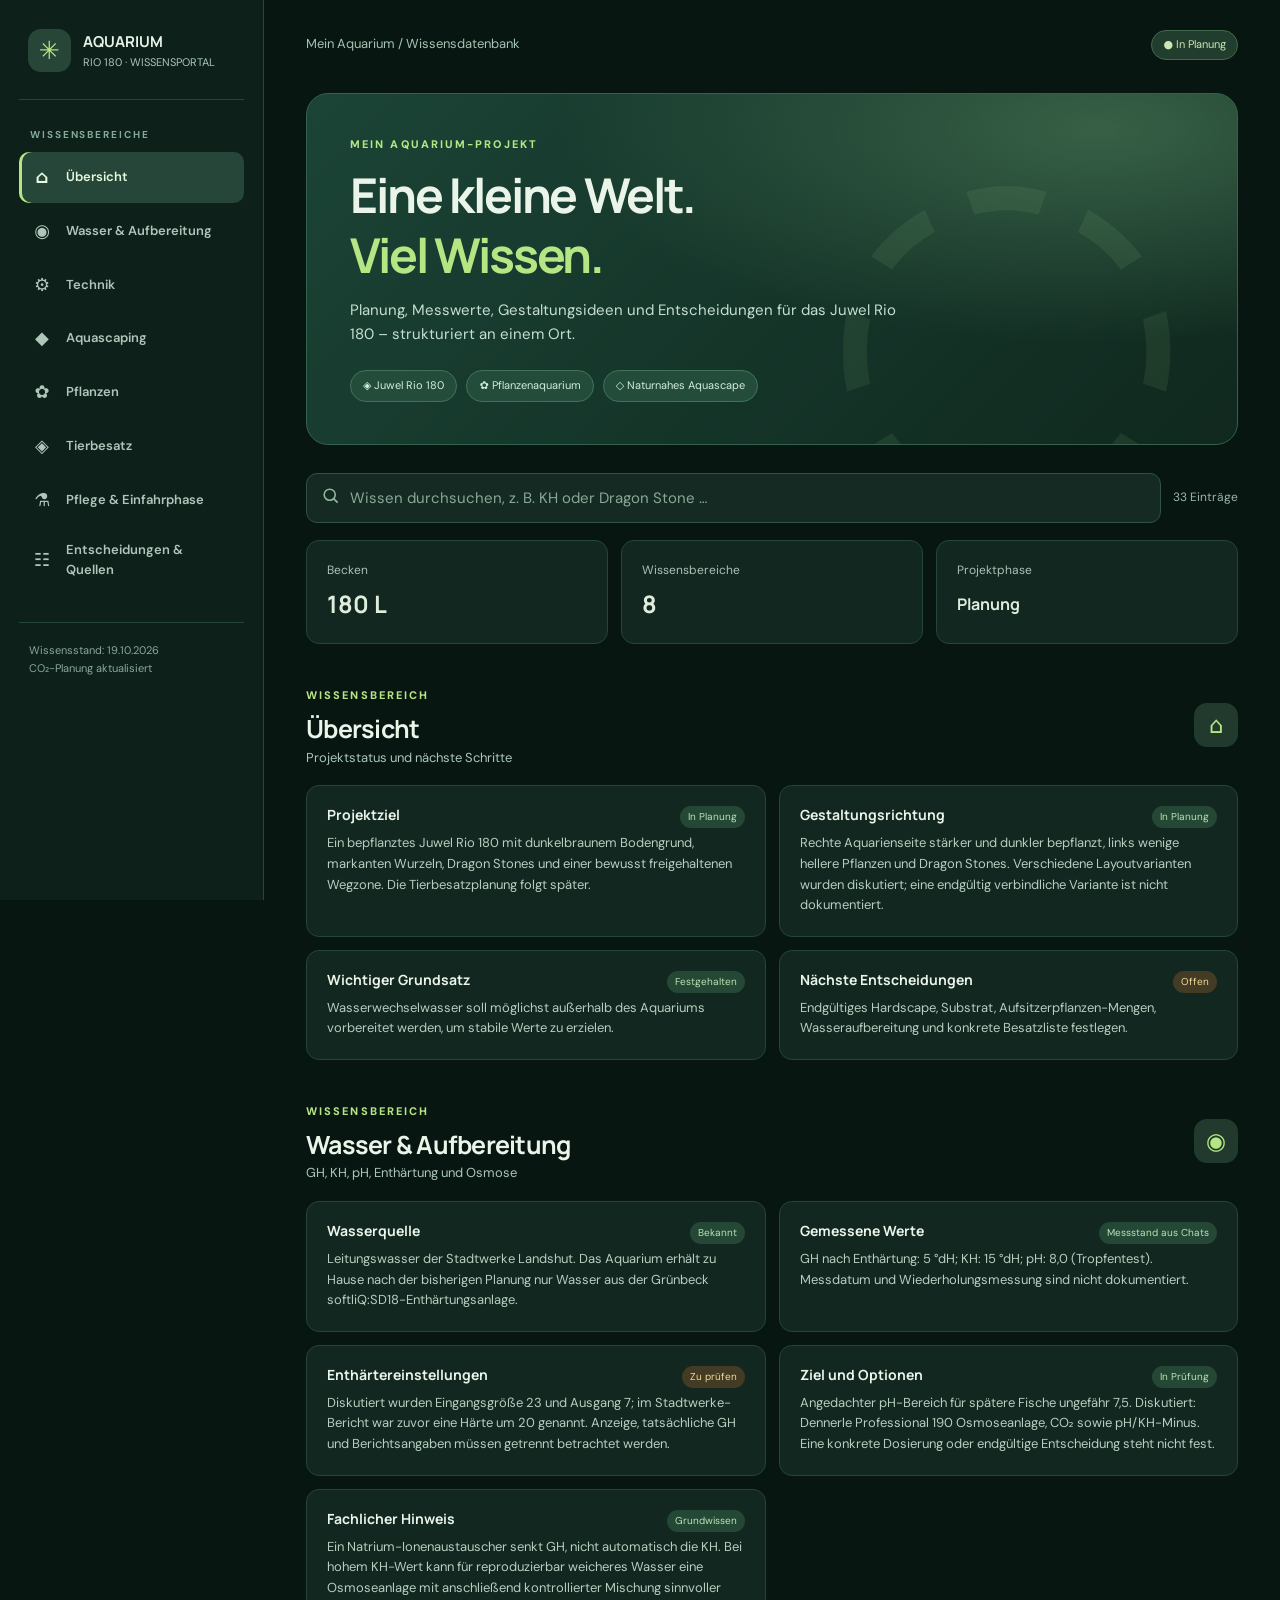
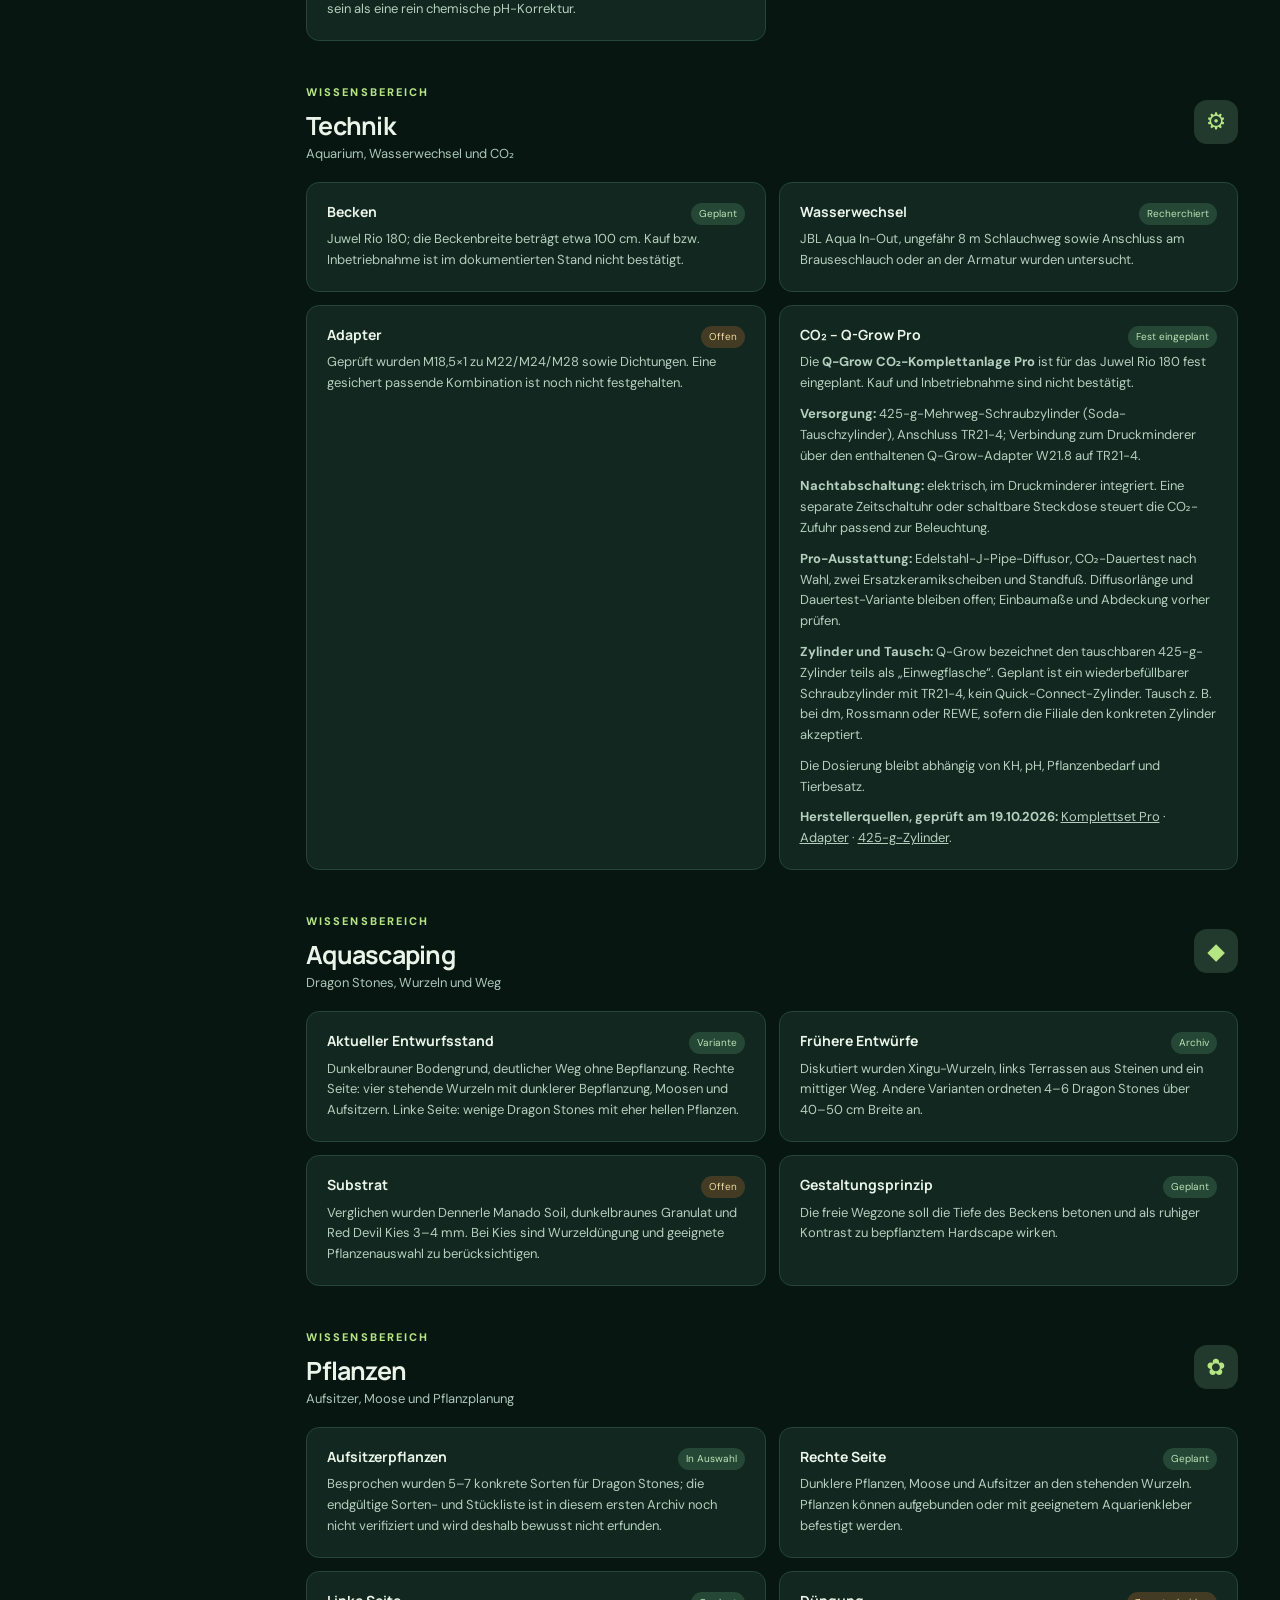
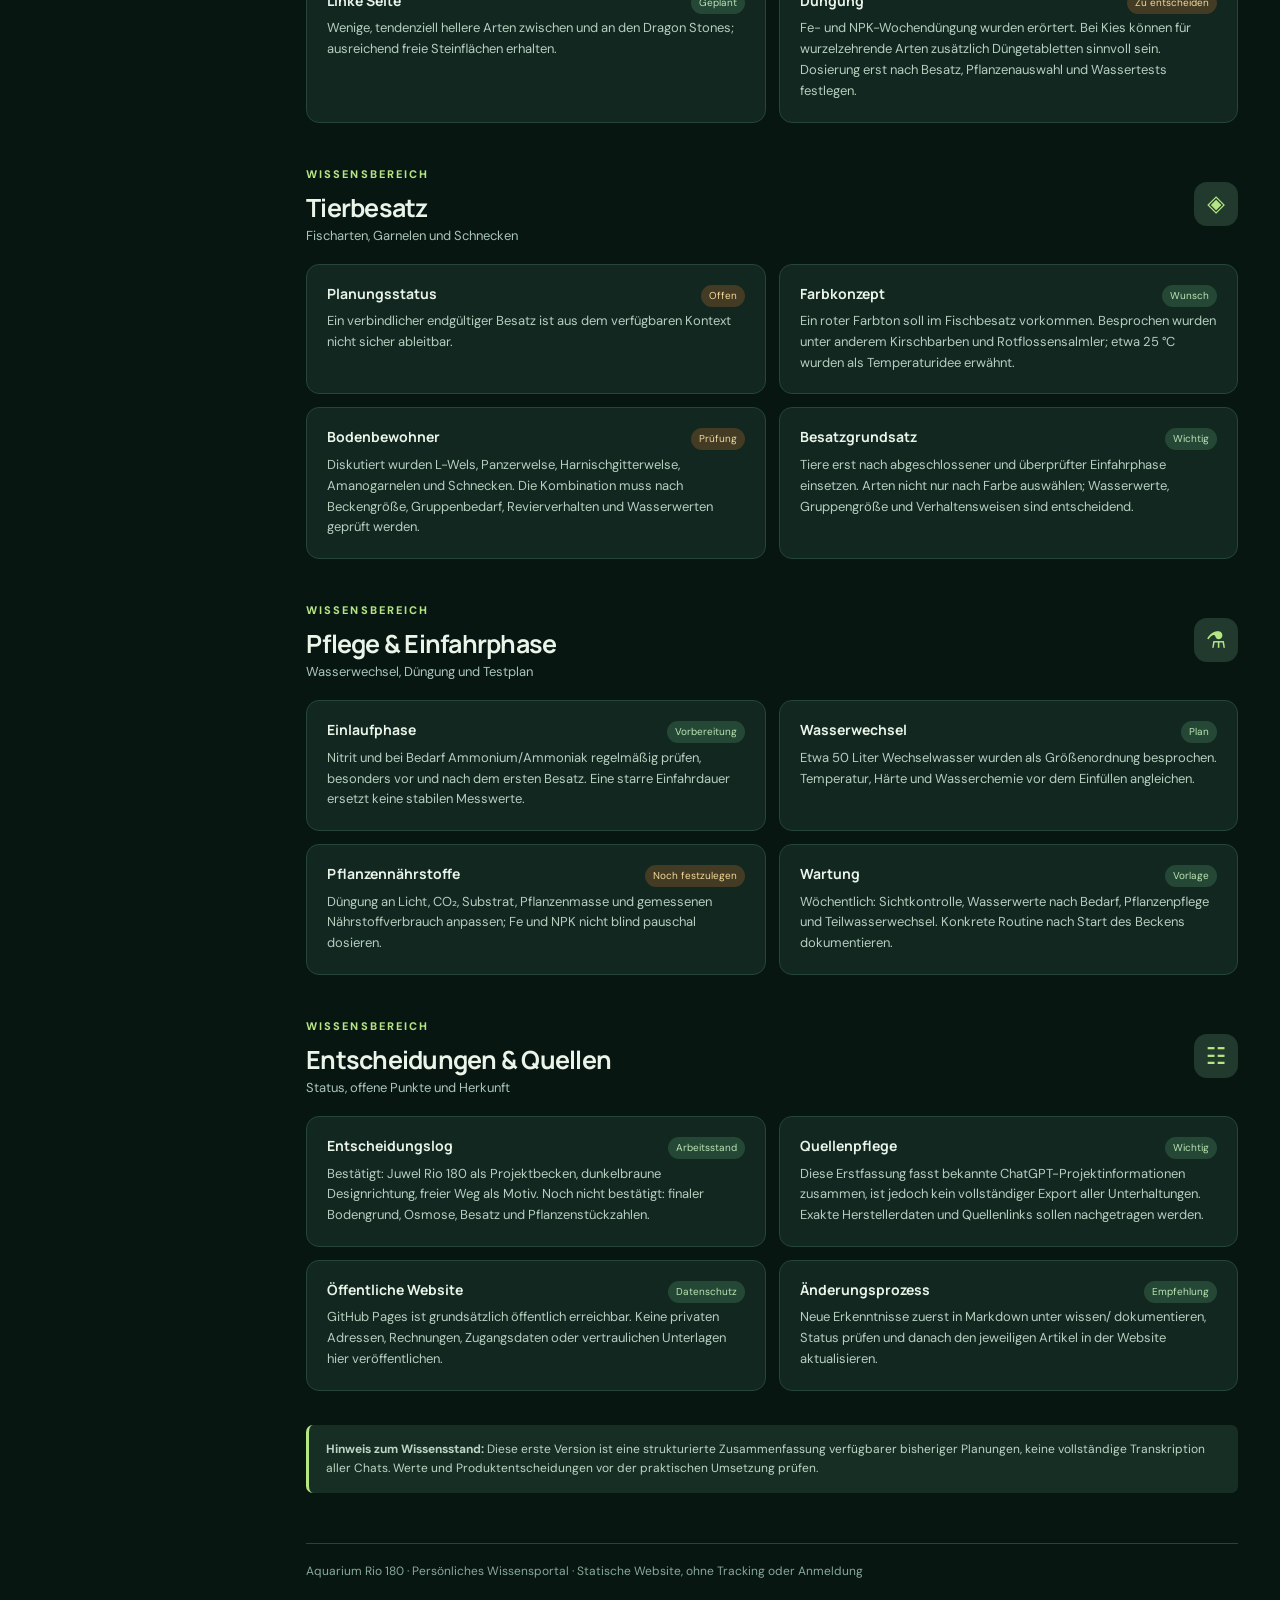
<file: docs/index.html>
<!doctype html><html lang="de"><head><meta charset="utf-8"><meta name="viewport" content="width=device-width,initial-scale=1"><meta name="description" content="Wissensportal zum Juwel Rio 180: Wasser, Aquascaping, Pflanzen, Technik und Besatz."><meta name="theme-color" content="#0d201a"><title>Aquarium Rio 180 | Wissensportal</title><link rel="stylesheet" href="assets/style.css"></head><body><div class="layout"><aside class="sidebar"><a href="#uebersicht" class="brand"><span class="brand-mark">✳</span><span><strong>AQUARIUM</strong><small>RIO 180 · WISSENSPORTAL</small></span></a><div class="nav-caption">WISSENSBEREICHE</div><nav aria-label="Hauptnavigation"><a class="nav-link" href="#uebersicht" data-section="uebersicht"><span class="nav-icon">⌂</span><span>Übersicht</span></a><a class="nav-link" href="#wasser" data-section="wasser"><span class="nav-icon">◉</span><span>Wasser &amp; Aufbereitung</span></a><a class="nav-link" href="#technik" data-section="technik"><span class="nav-icon">⚙</span><span>Technik</span></a><a class="nav-link" href="#gestaltung" data-section="gestaltung"><span class="nav-icon">◆</span><span>Aquascaping</span></a><a class="nav-link" href="#pflanzen" data-section="pflanzen"><span class="nav-icon">✿</span><span>Pflanzen</span></a><a class="nav-link" href="#besatz" data-section="besatz"><span class="nav-icon">◈</span><span>Tierbesatz</span></a><a class="nav-link" href="#pflege" data-section="pflege"><span class="nav-icon">⚗</span><span>Pflege &amp; Einfahrphase</span></a><a class="nav-link" href="#entscheidungen" data-section="entscheidungen"><span class="nav-icon">☷</span><span>Entscheidungen &amp; Quellen</span></a></nav><div class="side-foot">Wissensstand: 19.10.2026<br>CO₂-Planung aktualisiert</div></aside><main class="page"><header class="topbar"><button id="menu" class="mobile-menu" aria-label="Menü öffnen">☰ Menü</button><span class="crumb">Mein Aquarium / Wissensdatenbank</span><span class="top-tag">● In Planung</span></header><div class="hero"><div class="kicker">MEIN AQUARIUM-PROJEKT</div><h1>Eine kleine Welt.<br><em>Viel Wissen.</em></h1><p>Planung, Messwerte, Gestaltungsideen und Entscheidungen für das Juwel Rio 180 – strukturiert an einem Ort.</p><div class="hero-meta"><span>◈ Juwel Rio 180</span><span>✿ Pflanzenaquarium</span><span>◇ Naturnahes Aquascape</span></div></div><div class="controls"><div class="search-wrap"><svg width="19" height="19" viewBox="0 0 24 24" fill="none" stroke="currentColor" stroke-width="2" aria-hidden="true"><circle cx="11" cy="11" r="7"></circle><path d="m16 16 5 5"></path></svg><input id="search" class="search" type="search" placeholder="Wissen durchsuchen, z. B. KH oder Dragon Stone …" aria-label="Einträge durchsuchen"></div><span id="result-count" class="count"></span></div><div class="intro-grid"><div class="stat"><label>Becken</label><strong>180 L</strong></div><div class="stat"><label>Wissensbereiche</label><strong>8</strong></div><div class="stat"><label>Projektphase</label><strong class="small">Planung</strong></div></div><div id="empty" class="empty">Keine Einträge gefunden. Versuche einen anderen Suchbegriff.</div><section class="section" id="uebersicht" data-title="Übersicht"><div class="section-header"><div><span class="eyebrow">WISSENSBEREICH</span><h2>Übersicht</h2><p>Projektstatus und nächste Schritte</p></div><span class="section-icon">⌂</span></div><div class="entries"><article class="entry" data-search="übersicht projektziel in planung ein bepflanztes juwel rio 180 mit dunkelbraunem bodengrund, markanten wurzeln, dragon stones und einer bewusst freigehaltenen wegzone. die tierbesatzplanung folgt später."><div class="entry-top"><h3>Projektziel</h3><span class="status ">In Planung</span></div><p>Ein bepflanztes Juwel Rio 180 mit dunkelbraunem Bodengrund, markanten Wurzeln, Dragon Stones und einer bewusst freigehaltenen Wegzone. Die Tierbesatzplanung folgt später.</p></article><article class="entry" data-search="übersicht gestaltungsrichtung in planung rechte aquarienseite stärker und dunkler bepflanzt, links wenige hellere pflanzen und dragon stones. verschiedene layoutvarianten wurden diskutiert; eine endgültig verbindliche variante ist nicht dokumentiert."><div class="entry-top"><h3>Gestaltungsrichtung</h3><span class="status ">In Planung</span></div><p>Rechte Aquarienseite stärker und dunkler bepflanzt, links wenige hellere Pflanzen und Dragon Stones. Verschiedene Layoutvarianten wurden diskutiert; eine endgültig verbindliche Variante ist nicht dokumentiert.</p></article><article class="entry" data-search="übersicht wichtiger grundsatz festgehalten wasserwechselwasser soll möglichst außerhalb des aquariums vorbereitet werden, um stabile werte zu erzielen."><div class="entry-top"><h3>Wichtiger Grundsatz</h3><span class="status ">Festgehalten</span></div><p>Wasserwechselwasser soll möglichst außerhalb des Aquariums vorbereitet werden, um stabile Werte zu erzielen.</p></article><article class="entry" data-search="übersicht nächste entscheidungen offen endgültiges hardscape, substrat, aufsitzerpflanzen-mengen, wasseraufbereitung und konkrete besatzliste festlegen."><div class="entry-top"><h3>Nächste Entscheidungen</h3><span class="status status-open">Offen</span></div><p>Endgültiges Hardscape, Substrat, Aufsitzerpflanzen-Mengen, Wasseraufbereitung und konkrete Besatzliste festlegen.</p></article></div></section><section class="section" id="wasser" data-title="Wasser &amp; Aufbereitung"><div class="section-header"><div><span class="eyebrow">WISSENSBEREICH</span><h2>Wasser &amp; Aufbereitung</h2><p>GH, KH, pH, Enthärtung und Osmose</p></div><span class="section-icon">◉</span></div><div class="entries"><article class="entry" data-search="wasser &amp; aufbereitung wasserquelle bekannt leitungswasser der stadtwerke landshut. das aquarium erhält zu hause nach der bisherigen planung nur wasser aus der grünbeck softliq:sd18-enthärtungsanlage."><div class="entry-top"><h3>Wasserquelle</h3><span class="status ">Bekannt</span></div><p>Leitungswasser der Stadtwerke Landshut. Das Aquarium erhält zu Hause nach der bisherigen Planung nur Wasser aus der Grünbeck softliQ:SD18-Enthärtungsanlage.</p></article><article class="entry" data-search="wasser &amp; aufbereitung gemessene werte messstand aus chats gh nach enthärtung: 5 °dh; kh: 15 °dh; ph: 8,0 (tropfentest). messdatum und wiederholungsmessung sind nicht dokumentiert."><div class="entry-top"><h3>Gemessene Werte</h3><span class="status ">Messstand aus Chats</span></div><p>GH nach Enthärtung: 5 °dH; KH: 15 °dH; pH: 8,0 (Tropfentest). Messdatum und Wiederholungsmessung sind nicht dokumentiert.</p></article><article class="entry" data-search="wasser &amp; aufbereitung enthärtereinstellungen zu prüfen diskutiert wurden eingangsgröße 23 und ausgang 7; im stadtwerke-bericht war zuvor eine härte um 20 genannt. anzeige, tatsächliche gh und berichtsangaben müssen getrennt betrachtet werden."><div class="entry-top"><h3>Enthärtereinstellungen</h3><span class="status status-open">Zu prüfen</span></div><p>Diskutiert wurden Eingangsgröße 23 und Ausgang 7; im Stadtwerke-Bericht war zuvor eine Härte um 20 genannt. Anzeige, tatsächliche GH und Berichtsangaben müssen getrennt betrachtet werden.</p></article><article class="entry" data-search="wasser &amp; aufbereitung ziel und optionen in prüfung angedachter ph-bereich für spätere fische ungefähr 7,5. diskutiert: dennerle professional 190 osmoseanlage, co₂ sowie ph/kh-minus. eine konkrete dosierung oder endgültige entscheidung steht nicht fest."><div class="entry-top"><h3>Ziel und Optionen</h3><span class="status ">In Prüfung</span></div><p>Angedachter pH-Bereich für spätere Fische ungefähr 7,5. Diskutiert: Dennerle Professional 190 Osmoseanlage, CO₂ sowie pH/KH-Minus. Eine konkrete Dosierung oder endgültige Entscheidung steht nicht fest.</p></article><article class="entry" data-search="wasser &amp; aufbereitung fachlicher hinweis grundwissen ein natrium-ionenaustauscher senkt gh, nicht automatisch die kh. bei hohem kh-wert kann für reproduzierbar weicheres wasser eine osmoseanlage mit anschließend kontrollierter mischung sinnvoller sein als eine rein chemische ph-korrektur."><div class="entry-top"><h3>Fachlicher Hinweis</h3><span class="status ">Grundwissen</span></div><p>Ein Natrium-Ionenaustauscher senkt GH, nicht automatisch die KH. Bei hohem KH-Wert kann für reproduzierbar weicheres Wasser eine Osmoseanlage mit anschließend kontrollierter Mischung sinnvoller sein als eine rein chemische pH-Korrektur.</p></article></div></section><section class="section" id="technik" data-title="Technik"><div class="section-header"><div><span class="eyebrow">WISSENSBEREICH</span><h2>Technik</h2><p>Aquarium, Wasserwechsel und CO₂</p></div><span class="section-icon">⚙</span></div><div class="entries"><article class="entry" data-search="technik becken geplant juwel rio 180; die beckenbreite beträgt etwa 100 cm. kauf bzw. inbetriebnahme ist im dokumentierten stand nicht bestätigt."><div class="entry-top"><h3>Becken</h3><span class="status ">Geplant</span></div><p>Juwel Rio 180; die Beckenbreite beträgt etwa 100 cm. Kauf bzw. Inbetriebnahme ist im dokumentierten Stand nicht bestätigt.</p></article><article class="entry" data-search="technik wasserwechsel recherchiert jbl aqua in-out, ungefähr 8 m schlauchweg sowie anschluss am brauseschlauch oder an der armatur wurden untersucht."><div class="entry-top"><h3>Wasserwechsel</h3><span class="status ">Recherchiert</span></div><p>JBL Aqua In-Out, ungefähr 8 m Schlauchweg sowie Anschluss am Brauseschlauch oder an der Armatur wurden untersucht.</p></article><article class="entry" data-search="technik adapter offen geprüft wurden m18,5×1 zu m22/m24/m28 sowie dichtungen. eine gesichert passende kombination ist noch nicht festgehalten."><div class="entry-top"><h3>Adapter</h3><span class="status status-open">Offen</span></div><p>Geprüft wurden M18,5×1 zu M22/M24/M28 sowie Dichtungen. Eine gesichert passende Kombination ist noch nicht festgehalten.</p></article><article class="entry" data-search="technik co₂ co2 q-grow pro fest eingeplant 425g 425 g mehrweg schraubzylinder tr21-4 w21.8 adapter elektrische nachtabschaltung zeitschaltuhr die q-grow co₂-komplettanlage pro ist für das juwel rio 180 fest eingeplant. kauf und inbetriebnahme sind nicht bestätigt. versorgung: 425-g-mehrweg-schraubzylinder (soda-tauschzylinder), anschluss tr21-4; verbindung zum druckminderer über den enthaltenen q-grow-adapter w21.8 auf tr21-4. nachtabschaltung: elektrisch, im druckminderer integriert. eine separate zeitschaltuhr oder schaltbare steckdose steuert die co₂-zufuhr passend zur beleuchtung. pro-ausstattung: edelstahl-j-pipe-diffusor, co₂-dauertest nach wahl, zwei ersatzkeramikscheiben und standfuß. diffusorlänge und dauertest-variante bleiben offen; einbaumaße und abdeckung vorher prüfen. zylinder und tausch: q-grow bezeichnet den tauschbaren 425-g-zylinder teils als „einwegflasche“. geplant ist ein wiederbefüllbarer schraubzylinder mit tr21-4, kein quick-connect-zylinder. tausch z. b. bei dm, rossmann oder rewe, sofern die filiale den konkreten zylinder akzeptiert. die dosierung bleibt abhängig von kh, ph, pflanzenbedarf und tierbesatz. herstellerquellen, geprüft am 19.10.2026: komplettset pro · adapter · 425-g-zylinder."><div class="entry-top"><h3>CO₂ – Q-Grow Pro</h3><span class="status ">Fest eingeplant</span></div><p>Die <strong>Q-Grow CO₂-Komplettanlage Pro</strong> ist für das Juwel Rio 180 fest eingeplant. Kauf und Inbetriebnahme sind nicht bestätigt.</p><p style="margin-top:10px"><strong>Versorgung:</strong> 425-g-Mehrweg-Schraubzylinder (Soda-Tauschzylinder), Anschluss TR21-4; Verbindung zum Druckminderer über den enthaltenen Q-Grow-Adapter W21.8 auf TR21-4.</p><p style="margin-top:10px"><strong>Nachtabschaltung:</strong> elektrisch, im Druckminderer integriert. Eine separate Zeitschaltuhr oder schaltbare Steckdose steuert die CO₂-Zufuhr passend zur Beleuchtung.</p><p style="margin-top:10px"><strong>Pro-Ausstattung:</strong> Edelstahl-J-Pipe-Diffusor, CO₂-Dauertest nach Wahl, zwei Ersatzkeramikscheiben und Standfuß. Diffusorlänge und Dauertest-Variante bleiben offen; Einbaumaße und Abdeckung vorher prüfen.</p><p style="margin-top:10px"><strong>Zylinder und Tausch:</strong> Q-Grow bezeichnet den tauschbaren 425-g-Zylinder teils als „Einwegflasche“. Geplant ist ein wiederbefüllbarer Schraubzylinder mit TR21-4, kein Quick-Connect-Zylinder. Tausch z. B. bei dm, Rossmann oder REWE, sofern die Filiale den konkreten Zylinder akzeptiert.</p><p style="margin-top:10px">Die Dosierung bleibt abhängig von KH, pH, Pflanzenbedarf und Tierbesatz.</p><p style="margin-top:10px"><strong>Herstellerquellen, geprüft am 19.10.2026:</strong> <a href="https://q-grow.de/products/co2-anlage-aquarium-komplettset-pro">Komplettset Pro</a> · <a href="https://q-grow.de/products/co2-flaschen-adapter-aquarium">Adapter</a> · <a href="https://q-grow.de/products/co2-flasche-fur-aquarium-425-g">425-g-Zylinder</a>.</p></article></div></section><section class="section" id="gestaltung" data-title="Aquascaping"><div class="section-header"><div><span class="eyebrow">WISSENSBEREICH</span><h2>Aquascaping</h2><p>Dragon Stones, Wurzeln und Weg</p></div><span class="section-icon">◆</span></div><div class="entries"><article class="entry" data-search="aquascaping aktueller entwurfsstand variante dunkelbrauner bodengrund, deutlicher weg ohne bepflanzung. rechte seite: vier stehende wurzeln mit dunklerer bepflanzung, moosen und aufsitzern. linke seite: wenige dragon stones mit eher hellen pflanzen."><div class="entry-top"><h3>Aktueller Entwurfsstand</h3><span class="status ">Variante</span></div><p>Dunkelbrauner Bodengrund, deutlicher Weg ohne Bepflanzung. Rechte Seite: vier stehende Wurzeln mit dunklerer Bepflanzung, Moosen und Aufsitzern. Linke Seite: wenige Dragon Stones mit eher hellen Pflanzen.</p></article><article class="entry" data-search="aquascaping frühere entwürfe archiv diskutiert wurden xingu-wurzeln, links terrassen aus steinen und ein mittiger weg. andere varianten ordneten 4–6 dragon stones über 40–50 cm breite an."><div class="entry-top"><h3>Frühere Entwürfe</h3><span class="status ">Archiv</span></div><p>Diskutiert wurden Xingu-Wurzeln, links Terrassen aus Steinen und ein mittiger Weg. Andere Varianten ordneten 4–6 Dragon Stones über 40–50 cm Breite an.</p></article><article class="entry" data-search="aquascaping substrat offen verglichen wurden dennerle manado soil, dunkelbraunes granulat und red devil kies 3–4 mm. bei kies sind wurzeldüngung und geeignete pflanzenauswahl zu berücksichtigen."><div class="entry-top"><h3>Substrat</h3><span class="status status-open">Offen</span></div><p>Verglichen wurden Dennerle Manado Soil, dunkelbraunes Granulat und Red Devil Kies 3–4 mm. Bei Kies sind Wurzeldüngung und geeignete Pflanzenauswahl zu berücksichtigen.</p></article><article class="entry" data-search="aquascaping gestaltungsprinzip geplant die freie wegzone soll die tiefe des beckens betonen und als ruhiger kontrast zu bepflanztem hardscape wirken."><div class="entry-top"><h3>Gestaltungsprinzip</h3><span class="status ">Geplant</span></div><p>Die freie Wegzone soll die Tiefe des Beckens betonen und als ruhiger Kontrast zu bepflanztem Hardscape wirken.</p></article></div></section><section class="section" id="pflanzen" data-title="Pflanzen"><div class="section-header"><div><span class="eyebrow">WISSENSBEREICH</span><h2>Pflanzen</h2><p>Aufsitzer, Moose und Pflanzplanung</p></div><span class="section-icon">✿</span></div><div class="entries"><article class="entry" data-search="pflanzen aufsitzerpflanzen in auswahl besprochen wurden 5–7 konkrete sorten für dragon stones; die endgültige sorten- und stückliste ist in diesem ersten archiv noch nicht verifiziert und wird deshalb bewusst nicht erfunden."><div class="entry-top"><h3>Aufsitzerpflanzen</h3><span class="status ">In Auswahl</span></div><p>Besprochen wurden 5–7 konkrete Sorten für Dragon Stones; die endgültige Sorten- und Stückliste ist in diesem ersten Archiv noch nicht verifiziert und wird deshalb bewusst nicht erfunden.</p></article><article class="entry" data-search="pflanzen rechte seite geplant dunklere pflanzen, moose und aufsitzer an den stehenden wurzeln. pflanzen können aufgebunden oder mit geeignetem aquarienkleber befestigt werden."><div class="entry-top"><h3>Rechte Seite</h3><span class="status ">Geplant</span></div><p>Dunklere Pflanzen, Moose und Aufsitzer an den stehenden Wurzeln. Pflanzen können aufgebunden oder mit geeignetem Aquarienkleber befestigt werden.</p></article><article class="entry" data-search="pflanzen linke seite geplant wenige, tendenziell hellere arten zwischen und an den dragon stones; ausreichend freie steinflächen erhalten."><div class="entry-top"><h3>Linke Seite</h3><span class="status ">Geplant</span></div><p>Wenige, tendenziell hellere Arten zwischen und an den Dragon Stones; ausreichend freie Steinflächen erhalten.</p></article><article class="entry" data-search="pflanzen düngung zu entscheiden fe- und npk-wochendüngung wurden erörtert. bei kies können für wurzelzehrende arten zusätzlich düngetabletten sinnvoll sein. dosierung erst nach besatz, pflanzenauswahl und wassertests festlegen."><div class="entry-top"><h3>Düngung</h3><span class="status status-open">Zu entscheiden</span></div><p>Fe- und NPK-Wochendüngung wurden erörtert. Bei Kies können für wurzelzehrende Arten zusätzlich Düngetabletten sinnvoll sein. Dosierung erst nach Besatz, Pflanzenauswahl und Wassertests festlegen.</p></article></div></section><section class="section" id="besatz" data-title="Tierbesatz"><div class="section-header"><div><span class="eyebrow">WISSENSBEREICH</span><h2>Tierbesatz</h2><p>Fischarten, Garnelen und Schnecken</p></div><span class="section-icon">◈</span></div><div class="entries"><article class="entry" data-search="tierbesatz planungsstatus offen ein verbindlicher endgültiger besatz ist aus dem verfügbaren kontext nicht sicher ableitbar."><div class="entry-top"><h3>Planungsstatus</h3><span class="status status-open">Offen</span></div><p>Ein verbindlicher endgültiger Besatz ist aus dem verfügbaren Kontext nicht sicher ableitbar.</p></article><article class="entry" data-search="tierbesatz farbkonzept wunsch ein roter farbton soll im fischbesatz vorkommen. besprochen wurden unter anderem kirschbarben und rotflossensalmler; etwa 25 °c wurden als temperaturidee erwähnt."><div class="entry-top"><h3>Farbkonzept</h3><span class="status ">Wunsch</span></div><p>Ein roter Farbton soll im Fischbesatz vorkommen. Besprochen wurden unter anderem Kirschbarben und Rotflossensalmler; etwa 25 °C wurden als Temperaturidee erwähnt.</p></article><article class="entry" data-search="tierbesatz bodenbewohner prüfung diskutiert wurden l-wels, panzerwelse, harnischgitterwelse, amanogarnelen und schnecken. die kombination muss nach beckengröße, gruppenbedarf, revierverhalten und wasserwerten geprüft werden."><div class="entry-top"><h3>Bodenbewohner</h3><span class="status status-open">Prüfung</span></div><p>Diskutiert wurden L-Wels, Panzerwelse, Harnischgitterwelse, Amanogarnelen und Schnecken. Die Kombination muss nach Beckengröße, Gruppenbedarf, Revierverhalten und Wasserwerten geprüft werden.</p></article><article class="entry" data-search="tierbesatz besatzgrundsatz wichtig tiere erst nach abgeschlossener und überprüfter einfahrphase einsetzen. arten nicht nur nach farbe auswählen; wasserwerte, gruppengröße und verhaltensweisen sind entscheidend."><div class="entry-top"><h3>Besatzgrundsatz</h3><span class="status ">Wichtig</span></div><p>Tiere erst nach abgeschlossener und überprüfter Einfahrphase einsetzen. Arten nicht nur nach Farbe auswählen; Wasserwerte, Gruppengröße und Verhaltensweisen sind entscheidend.</p></article></div></section><section class="section" id="pflege" data-title="Pflege &amp; Einfahrphase"><div class="section-header"><div><span class="eyebrow">WISSENSBEREICH</span><h2>Pflege &amp; Einfahrphase</h2><p>Wasserwechsel, Düngung und Testplan</p></div><span class="section-icon">⚗</span></div><div class="entries"><article class="entry" data-search="pflege &amp; einfahrphase einlaufphase vorbereitung nitrit und bei bedarf ammonium/ammoniak regelmäßig prüfen, besonders vor und nach dem ersten besatz. eine starre einfahrdauer ersetzt keine stabilen messwerte."><div class="entry-top"><h3>Einlaufphase</h3><span class="status ">Vorbereitung</span></div><p>Nitrit und bei Bedarf Ammonium/Ammoniak regelmäßig prüfen, besonders vor und nach dem ersten Besatz. Eine starre Einfahrdauer ersetzt keine stabilen Messwerte.</p></article><article class="entry" data-search="pflege &amp; einfahrphase wasserwechsel plan etwa 50 liter wechselwasser wurden als größenordnung besprochen. temperatur, härte und wasserchemie vor dem einfüllen angleichen."><div class="entry-top"><h3>Wasserwechsel</h3><span class="status ">Plan</span></div><p>Etwa 50 Liter Wechselwasser wurden als Größenordnung besprochen. Temperatur, Härte und Wasserchemie vor dem Einfüllen angleichen.</p></article><article class="entry" data-search="pflege &amp; einfahrphase pflanzennährstoffe noch festzulegen düngung an licht, co₂, substrat, pflanzenmasse und gemessenen nährstoffverbrauch anpassen; fe und npk nicht blind pauschal dosieren."><div class="entry-top"><h3>Pflanzennährstoffe</h3><span class="status status-open">Noch festzulegen</span></div><p>Düngung an Licht, CO₂, Substrat, Pflanzenmasse und gemessenen Nährstoffverbrauch anpassen; Fe und NPK nicht blind pauschal dosieren.</p></article><article class="entry" data-search="pflege &amp; einfahrphase wartung vorlage wöchentlich: sichtkontrolle, wasserwerte nach bedarf, pflanzenpflege und teilwasserwechsel. konkrete routine nach start des beckens dokumentieren."><div class="entry-top"><h3>Wartung</h3><span class="status ">Vorlage</span></div><p>Wöchentlich: Sichtkontrolle, Wasserwerte nach Bedarf, Pflanzenpflege und Teilwasserwechsel. Konkrete Routine nach Start des Beckens dokumentieren.</p></article></div></section><section class="section" id="entscheidungen" data-title="Entscheidungen &amp; Quellen"><div class="section-header"><div><span class="eyebrow">WISSENSBEREICH</span><h2>Entscheidungen &amp; Quellen</h2><p>Status, offene Punkte und Herkunft</p></div><span class="section-icon">☷</span></div><div class="entries"><article class="entry" data-search="entscheidungen &amp; quellen entscheidungslog arbeitsstand bestätigt: juwel rio 180 als projektbecken, dunkelbraune designrichtung, freier weg als motiv. noch nicht bestätigt: finaler bodengrund, osmose, besatz und pflanzenstückzahlen."><div class="entry-top"><h3>Entscheidungslog</h3><span class="status ">Arbeitsstand</span></div><p>Bestätigt: Juwel Rio 180 als Projektbecken, dunkelbraune Designrichtung, freier Weg als Motiv. Noch nicht bestätigt: finaler Bodengrund, Osmose, Besatz und Pflanzenstückzahlen.</p></article><article class="entry" data-search="entscheidungen &amp; quellen quellenpflege wichtig diese erstfassung fasst bekannte chatgpt-projektinformationen zusammen, ist jedoch kein vollständiger export aller unterhaltungen. exakte herstellerdaten und quellenlinks sollen nachgetragen werden."><div class="entry-top"><h3>Quellenpflege</h3><span class="status ">Wichtig</span></div><p>Diese Erstfassung fasst bekannte ChatGPT-Projektinformationen zusammen, ist jedoch kein vollständiger Export aller Unterhaltungen. Exakte Herstellerdaten und Quellenlinks sollen nachgetragen werden.</p></article><article class="entry" data-search="entscheidungen &amp; quellen öffentliche website datenschutz github pages ist grundsätzlich öffentlich erreichbar. keine privaten adressen, rechnungen, zugangsdaten oder vertraulichen unterlagen hier veröffentlichen."><div class="entry-top"><h3>Öffentliche Website</h3><span class="status ">Datenschutz</span></div><p>GitHub Pages ist grundsätzlich öffentlich erreichbar. Keine privaten Adressen, Rechnungen, Zugangsdaten oder vertraulichen Unterlagen hier veröffentlichen.</p></article><article class="entry" data-search="entscheidungen &amp; quellen änderungsprozess empfehlung neue erkenntnisse zuerst in markdown unter wissen/ dokumentieren, status prüfen und danach den jeweiligen artikel in der website aktualisieren."><div class="entry-top"><h3>Änderungsprozess</h3><span class="status ">Empfehlung</span></div><p>Neue Erkenntnisse zuerst in Markdown unter wissen/ dokumentieren, Status prüfen und danach den jeweiligen Artikel in der Website aktualisieren.</p></article></div></section><div class="notice"><strong>Hinweis zum Wissensstand:</strong> Diese erste Version ist eine strukturierte Zusammenfassung verfügbarer bisheriger Planungen, keine vollständige Transkription aller Chats. Werte und Produktentscheidungen vor der praktischen Umsetzung prüfen.</div><footer class="footer">Aquarium Rio 180 · Persönliches Wissensportal · Statische Website, ohne Tracking oder Anmeldung</footer></main></div><script src="assets/app.js"></script></body></html>
</file>
<file: docs/assets/style.css>
@import url('https://fonts.googleapis.com/css2?family=DM+Sans:wght@400;500;600;700&family=Manrope:wght@500;600;700;800&display=swap');
:root{color-scheme:dark;--bg:#081612;--side:#0d201a;--panel:#112720;--panel2:#153229;--line:#254638;--text:#eaf4e9;--muted:#abc6b9;--accent:#b6e584;--gold:#e9cb8b}*{box-sizing:border-box}html{scroll-behavior:smooth}body{margin:0;background:var(--bg);color:var(--text);font-family:'DM Sans',system-ui,sans-serif;font-size:15px;line-height:1.6}a{color:inherit}button,input{font:inherit}.layout{display:grid;grid-template-columns:264px minmax(0,1fr);min-height:100vh}.sidebar{background:var(--side);border-right:1px solid var(--line);padding:29px 19px;position:sticky;top:0;height:100vh;overflow:auto}.brand{display:flex;gap:12px;align-items:center;padding:0 9px 27px;border-bottom:1px solid var(--line);text-decoration:none}.brand-mark{width:43px;height:43px;display:grid;place-items:center;border-radius:13px;background:#284638;color:var(--accent);font-size:25px}.brand strong{font-family:Manrope,system-ui;font-size:15px}.brand small{display:block;font-size:11px;color:var(--muted)}.nav-caption{font-size:10px;letter-spacing:.19em;color:#83ac98;margin:27px 11px 9px;font-weight:700}.nav-link{display:flex;align-items:center;gap:13px;padding:11px 12px;margin:3px 0;text-decoration:none;border-radius:10px;color:#afc7ba;font-weight:600;font-size:13px}.nav-link:hover,.nav-link.active{background:#254638;color:#e7f8dd}.nav-link.active{box-shadow:inset 3px 0 0 var(--accent)}.nav-icon{font-size:18px;width:22px;text-align:center}.side-foot{font-size:11px;color:#88a99a;border-top:1px solid var(--line);margin-top:30px;padding:19px 10px}.page{width:min(1150px,100%);padding:30px 42px 80px;margin:auto}.topbar{display:flex;align-items:center;justify-content:space-between;gap:12px;margin-bottom:33px}.crumb{font-size:13px;color:#a7c3b3}.top-tag{color:#cde6b4;font-size:11px;border:1px solid #41684c;background:#213d2d;border-radius:99px;padding:5px 11px}.hero{position:relative;background:radial-gradient(ellipse at 85% 10%,#376046 0,transparent 48%),linear-gradient(135deg,#1b4436,#10281e);border:1px solid #34624c;border-radius:22px;padding:42px 43px;overflow:hidden;min-height:267px}.hero:after{content:'◌';position:absolute;right:43px;top:-120px;font-size:430px;font-family:serif;color:#a5d98c;opacity:.09;pointer-events:none}.kicker,.eyebrow{font-size:11px;letter-spacing:.19em;font-weight:800;color:var(--accent)}h1,h2,h3{font-family:Manrope,system-ui;line-height:1.25}h1{font-size:clamp(30px,4vw,48px);margin:12px 0 13px;letter-spacing:-.045em}h1 em{font-style:normal;color:var(--accent)}.hero p{max-width:570px;color:#c5dfd0;margin:0 0 24px}.hero-meta{display:flex;flex-wrap:wrap;gap:9px}.hero-meta span{font-size:11px;background:#234c3a;border:1px solid #42725a;color:#d4eddc;border-radius:30px;padding:6px 12px}.controls{display:flex;gap:12px;align-items:center;margin:28px 0 17px}.search-wrap{flex:1;position:relative}.search-wrap svg{position:absolute;left:15px;top:13px;color:#91b9a1}.search{width:100%;background:#142a22;border:1px solid #315242;border-radius:11px;color:white;outline:none;padding:12px 14px 12px 43px}.search:focus{border-color:var(--accent)}.search::placeholder{color:#89a998}.count{font-size:12px;color:#98b6a6;white-space:nowrap}.intro-grid{display:grid;grid-template-columns:repeat(3,minmax(0,1fr));gap:13px;margin:16px 0 30px}.stat{background:var(--panel);border:1px solid var(--line);padding:20px;border-radius:13px}.stat label{display:block;color:#abc3b5;font-size:12px}.stat strong{display:block;margin-top:5px;font-family:Manrope;font-size:24px;color:#dfeddc}.stat strong.small{font-size:16px;padding-top:7px}.section{scroll-margin-top:25px;margin:38px 0 34px}.section-header{display:flex;align-items:center;justify-content:space-between;margin-bottom:17px}.section-header h2{font-size:25px;margin:7px 0 3px;letter-spacing:-.03em}.section-header p{margin:0;color:var(--muted);font-size:13px}.section-icon{background:#213a2d;color:var(--accent);width:44px;height:44px;border-radius:13px;display:grid;place-items:center;font-size:23px}.entries{display:grid;grid-template-columns:repeat(2,minmax(0,1fr));gap:13px}.entry{background:var(--panel);border:1px solid var(--line);border-radius:13px;padding:20px;transition:border-color .15s}.entry:hover{border-color:#4b7d5e}.entry-top{display:flex;align-items:flex-start;justify-content:space-between;gap:9px}.entry h3{font-size:14px;margin:0 0 9px}.entry p{font-size:13px;color:#b5cfbf;margin:0}.status{white-space:nowrap;font-size:10px;border-radius:99px;background:#254836;color:#b9e4b4;padding:3px 8px}.status-open{background:#433b24;color:#f2d99d}.notice{font-size:12px;color:#bcd5c5;background:#172e25;border-left:3px solid var(--accent);padding:15px 17px;border-radius:7px;margin-top:22px}.footer{color:#88a999;font-size:12px;margin-top:50px;border-top:1px solid var(--line);padding-top:18px}.empty{display:none;text-align:center;padding:38px;color:#b6d0be}.mobile-menu{display:none}.hide-result{display:none!important}@media(max-width:960px){.layout{grid-template-columns:215px minmax(0,1fr)}.page{padding:25px 25px 65px}.entries{grid-template-columns:1fr}.hero{padding:32px}}@media(max-width:680px){.layout{display:block}.sidebar{position:fixed;z-index:20;top:0;left:0;bottom:0;height:auto;width:270px;transform:translateX(-101%);transition:transform .2s;box-shadow:10px 0 35px #0007}.sidebar.open{transform:translateX(0)}.mobile-menu{display:block;border:1px solid var(--line);border-radius:8px;background:var(--panel);color:var(--text);padding:6px 12px}.page{padding:19px 17px 60px}.topbar{margin-bottom:16px}.hero{padding:29px 23px;min-height:auto}.hero p{font-size:13px}.intro-grid{gap:8px}.stat{padding:13px}.stat strong{font-size:19px}.stat strong.small{font-size:13px}.section-header h2{font-size:22px}.count{display:none}}
</file>
